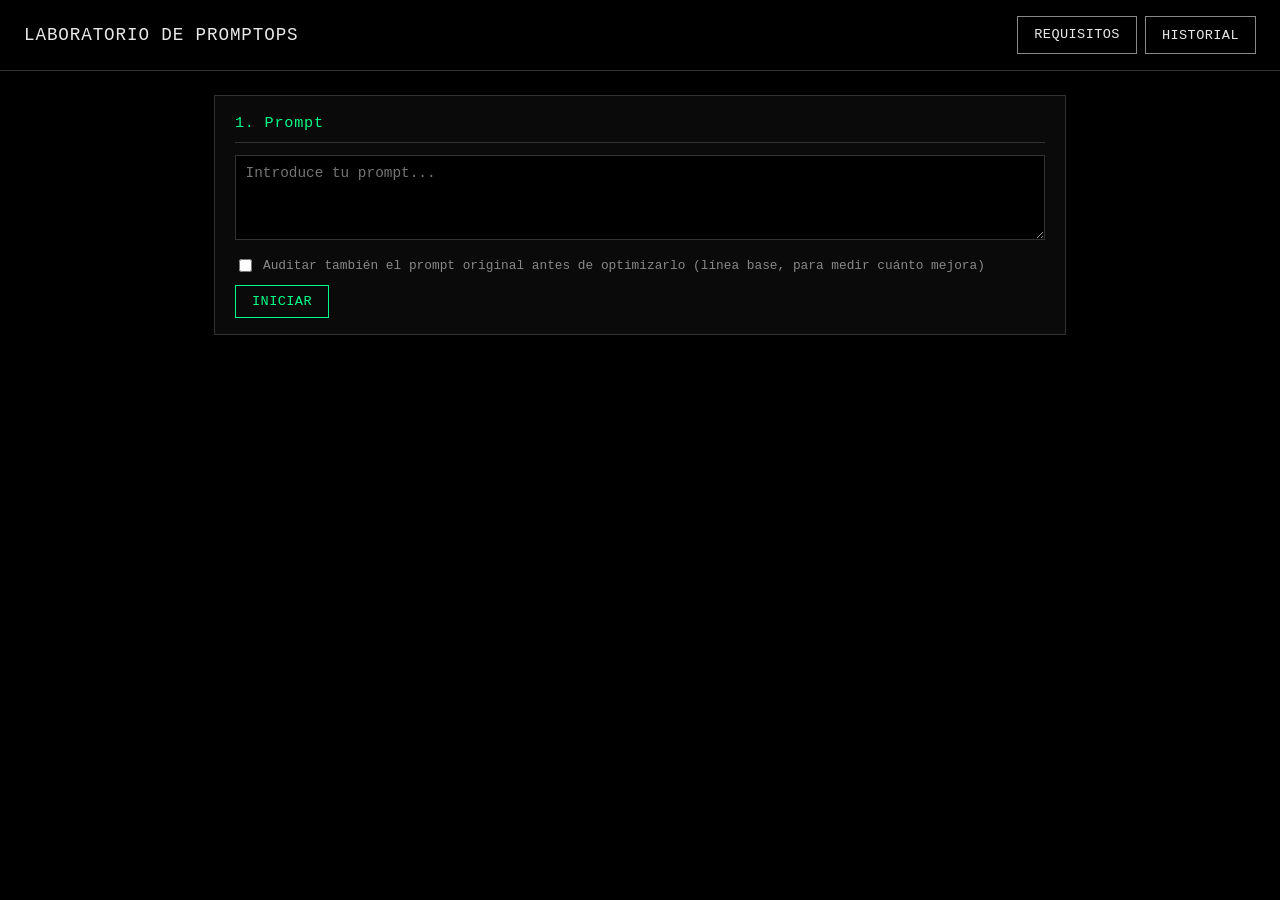
<file: frontend/index.html>
<!DOCTYPE html>
<html lang="es">
<head>
<meta charset="UTF-8" />
<meta name="viewport" content="width=device-width, initial-scale=1.0" />
<title>Laboratorio de PromptOps</title>
<link rel="stylesheet" href="style.css" />
</head>
<body>
<header class="topbar">
  <h1>LABORATORIO DE PROMPTOPS</h1>
  <nav class="topbar-nav">
    <a href="requisitos.html" class="btn btn-secondary">REQUISITOS</a>
    <button id="btn-historial-toggle" class="btn btn-secondary">HISTORIAL</button>
  </nav>
</header>

<aside id="panel-historial" class="panel panel-historial" hidden>
  <h2>Historial de ejecuciones</h2>
  <div id="lista-historial" class="lista-historial"></div>
</aside>

<main>
  <!-- Panel de entrada -->
  <section id="panel-entrada" class="panel">
    <h2>1. Prompt</h2>
    <textarea id="input-prompt" placeholder="Introduce tu prompt..." rows="4"></textarea>
    <label class="casilla">
      <input type="checkbox" id="chk-linea-base" />
      Auditar también el prompt original antes de optimizarlo (línea base, para medir cuánto mejora)
    </label>
    <button id="btn-iniciar" class="btn btn-primary">INICIAR</button>
  </section>

  <!-- Pipeline -->
  <section id="panel-pipeline" class="panel" hidden>
    <h2>Pipeline</h2>
    <div id="prompt-original-run" class="prompt-original"></div>
    <div class="pipeline">
      <div class="pipeline-nodo" data-nodo="prompt">PROMPT</div>
      <div class="pipeline-flecha">&darr;</div>
      <div class="pipeline-nodo" data-nodo="optimizer">OPTIMIZER</div>
      <div class="pipeline-flecha">&darr;</div>
      <div class="pipeline-nodo" data-nodo="auditor">AUDITOR</div>
      <div class="pipeline-flecha">&darr;</div>
      <div class="pipeline-nodo" data-nodo="gates">QUALITY GATES</div>
      <div class="pipeline-flecha">&darr;</div>
      <div class="pipeline-nodo" data-nodo="human">HUMAN</div>
      <div class="pipeline-flecha">&darr;</div>
      <div class="pipeline-nodo" data-nodo="executor">EXECUTOR</div>
    </div>
    <div id="estado-run" class="estado-run"></div>
    <div id="error-run" class="error-banner" hidden></div>
  </section>

  <!-- Timeline -->
  <section id="panel-timeline" class="panel" hidden>
    <h2>Timeline</h2>
    <ul id="lista-timeline" class="lista-timeline"></ul>
  </section>

  <!-- Iteraciones -->
  <section id="panel-iteraciones" class="panel" hidden>
    <h2>Iteraciones</h2>
    <div id="lista-iteraciones"></div>
  </section>

  <!-- Auditoría -->
  <section id="panel-auditoria" class="panel" hidden>
    <h2>Auditoría</h2>
    <div id="resumen-auditoria" class="resumen-auditoria"></div>
    <div id="gates-auditoria" class="gates-grid"></div>
    <details id="detalle-propiedades">
      <summary>Ver las 21 propiedades evaluadas</summary>
      <div id="propiedades-auditoria"></div>
    </details>
    <div id="recomendaciones-auditoria"></div>
  </section>

  <!-- Human in the loop -->
  <section id="panel-humano" class="panel" hidden>
    <h2>Decisión humana</h2>
    <textarea id="input-feedback" placeholder="Feedback (para nueva iteración o rechazo)..." rows="2"></textarea>
    <textarea id="input-edicion" placeholder="Prompt editado a mano (para EDITAR)..." rows="4" hidden></textarea>
    <div class="botonera">
      <button id="btn-aprobar" class="btn btn-primary">APROBAR</button>
      <button id="btn-iterar" class="btn btn-secondary">NUEVA ITERACIÓN</button>
      <button id="btn-editar-toggle" class="btn btn-secondary">EDITAR</button>
      <button id="btn-editar-enviar" class="btn btn-secondary" hidden>ENVIAR EDICIÓN</button>
      <button id="btn-rechazar" class="btn btn-danger">RECHAZAR</button>
    </div>
    <div class="botonera">
      <button id="btn-auto-iterar" class="btn btn-secondary">AUTO-MEJORAR HASTA 90</button>
    </div>
    <p class="nota">
      Repite NUEVA ITERACIÓN automáticamente (usando las recomendaciones reales
      del Auditor) hasta llegar a 90/100 o agotar 5 intentos. Siempre se
      detiene aquí: aprobar y ejecutar sigue siendo tu decisión.
    </p>
  </section>

  <!-- Ejecución -->
  <section id="panel-ejecucion" class="panel" hidden>
    <h2>Ejecución</h2>
    <button id="btn-ejecutar" class="btn btn-primary">EJECUTAR PROMPT APROBADO</button>
  </section>

  <!-- Respuesta final -->
  <section id="panel-respuesta" class="panel" hidden>
    <h2>Respuesta final</h2>
    <div id="prompt-aprobado-respuesta" class="prompt-original"></div>
    <div class="respuesta-contenedor">
      <button id="btn-copiar-respuesta" class="btn-copiar" type="button" title="Copiar respuesta">⧉ Copiar</button>
      <pre id="texto-respuesta"></pre>
    </div>
  </section>
</main>

<script src="app.js"></script>
</body>
</html>
</file>
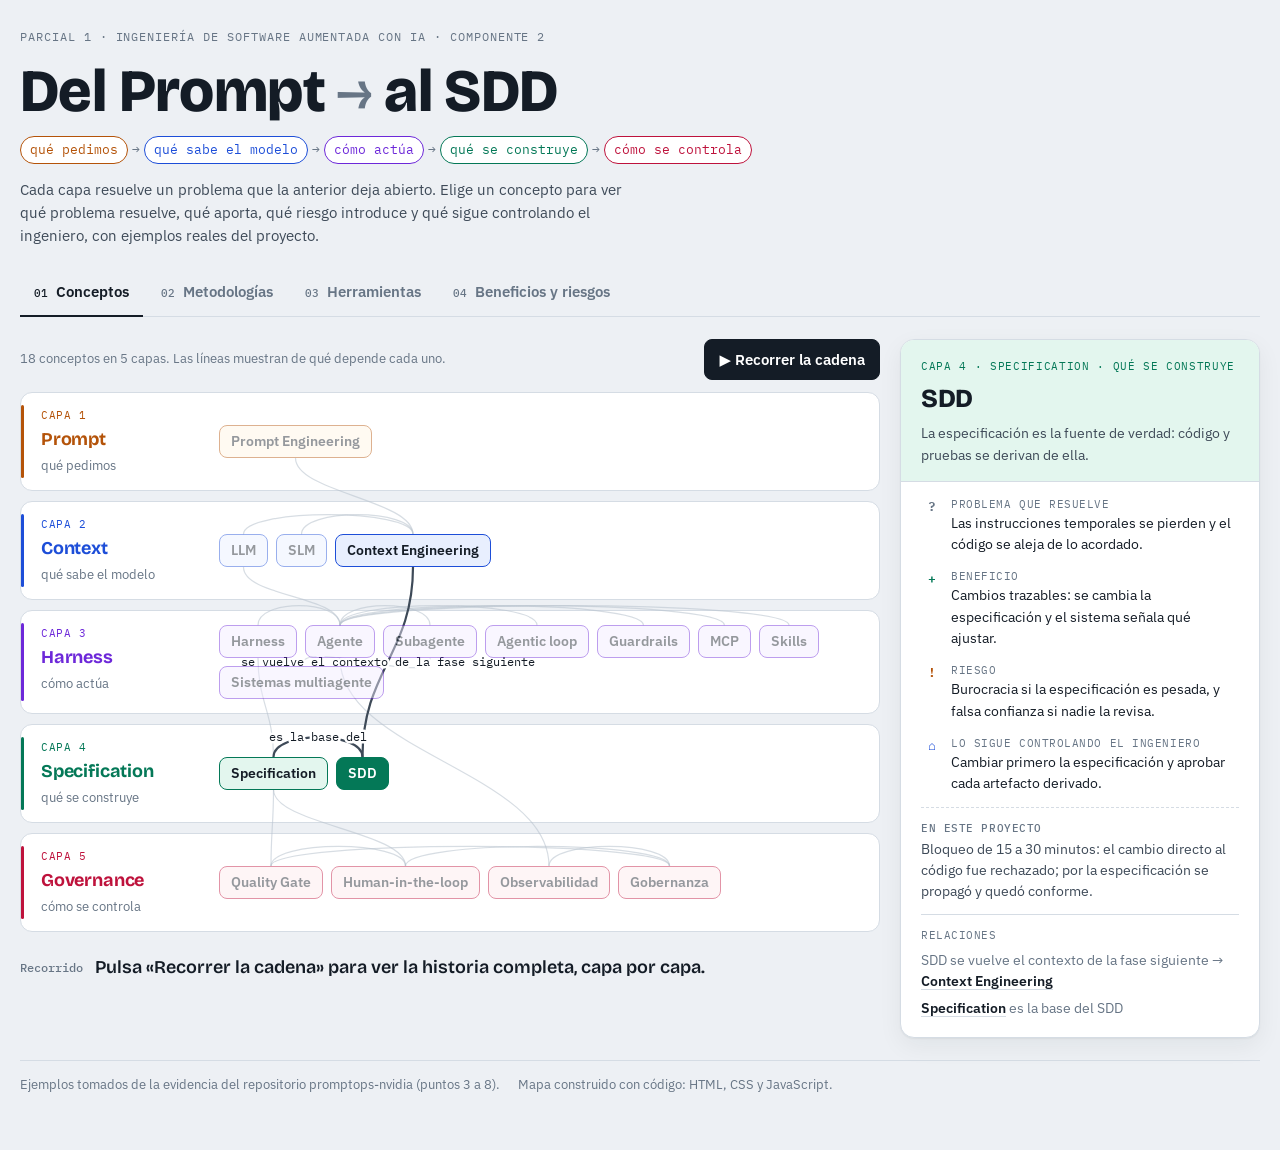
<file: frontend/mapa.html>
<!doctype html>
<html lang="es">
<head>
<meta charset="utf-8">
<meta name="viewport" content="width=device-width, initial-scale=1, viewport-fit=cover">
<meta name="description" content="Mapa interactivo del Parcial 1: del Prompt Engineering al SDD en 5 capas.">
<title>Del Prompt al SDD</title>
<style>html{color-scheme:light}body{margin:0}[hidden]{display:none!important}img{max-width:100%}:root{padding-top:env(safe-area-inset-top,0px);padding-bottom:env(safe-area-inset-bottom,0px)}</style>

<link rel="preconnect" href="https://fonts.googleapis.com">
<link rel="preconnect" href="https://fonts.gstatic.com" crossorigin>
<link rel="stylesheet" href="https://fonts.googleapis.com/css2?family=Bricolage+Grotesque:opsz,wght@12..96,500;12..96,700;12..96,800&family=IBM+Plex+Mono:wght@400;500&family=IBM+Plex+Sans:wght@400;500;600&display=swap">
<style>
:root {
  --ground: #EDF0F4;
  --surface: #FFFFFF;
  --surface-2: #F6F8FA;
  --ink: #141C26;
  --ink-2: #3E4A58;
  --muted: #677585;
  --line: #D5DCE4;
  --edge: #B7C1CD;
  --c1: #B45309; --c1-soft: #FEF3E2;
  --c2: #1D4ED8; --c2-soft: #E8EFFE;
  --c3: #6D28D9; --c3-soft: #F1EBFE;
  --c4: #047857; --c4-soft: #E3F6EE;
  --c5: #BE123C; --c5-soft: #FDE8EC;
  --ok: #047857; --warn: #B45309; --ctrl: #1D4ED8;
  --shadow: 0 1px 2px rgba(20, 28, 38, .06), 0 8px 24px rgba(20, 28, 38, .06);
  --display: "Bricolage Grotesque", "Segoe UI", system-ui, sans-serif;
  --body: "IBM Plex Sans", "Segoe UI", system-ui, sans-serif;
  --mono: "IBM Plex Mono", ui-monospace, "Cascadia Mono", Consolas, monospace;
}
@media (prefers-color-scheme: dark) {
  :root:not([data-theme="light"]) {
    color-scheme: dark;
    --ground: #0D131A; --surface: #151D27; --surface-2: #1B2531;
    --ink: #E7EDF4; --ink-2: #B8C4D1; --muted: #8A98A8; --line: #293545; --edge: #3A4859;
    --c1: #F2A541; --c1-soft: #2A2012;
    --c2: #7AA7FF; --c2-soft: #14213A;
    --c3: #B69CFF; --c3-soft: #221A38;
    --c4: #4FD1A1; --c4-soft: #10291F;
    --c5: #FF7A93; --c5-soft: #33161D;
    --ok: #4FD1A1; --warn: #F2A541; --ctrl: #7AA7FF;
    --shadow: 0 1px 2px rgba(0,0,0,.3), 0 8px 24px rgba(0,0,0,.25);
  }
}
:root[data-theme="dark"] {
  color-scheme: dark;
  --ground: #0D131A; --surface: #151D27; --surface-2: #1B2531;
  --ink: #E7EDF4; --ink-2: #B8C4D1; --muted: #8A98A8; --line: #293545; --edge: #3A4859;
  --c1: #F2A541; --c1-soft: #2A2012;
  --c2: #7AA7FF; --c2-soft: #14213A;
  --c3: #B69CFF; --c3-soft: #221A38;
  --c4: #4FD1A1; --c4-soft: #10291F;
  --c5: #FF7A93; --c5-soft: #33161D;
  --ok: #4FD1A1; --warn: #F2A541; --ctrl: #7AA7FF;
  --shadow: 0 1px 2px rgba(0,0,0,.3), 0 8px 24px rgba(0,0,0,.25);
}

* { box-sizing: border-box; }
body {
  background: var(--ground);
  color: var(--ink);
  font-family: var(--body);
  font-size: 15px;
  line-height: 1.55;
  padding: 0 20px;
}
.wrap { max-width: 1280px; margin: 0 auto; padding-block: 28px 56px; display: grid; gap: 22px; }
h1, h2, h3 { font-family: var(--display); text-wrap: balance; margin: 0; letter-spacing: -.01em; }
.mono { font-family: var(--mono); }
button { font: inherit; color: inherit; }
:focus-visible { outline: 2px solid var(--c2); outline-offset: 2px; border-radius: 6px; }

/* Encabezado */
header.top { display: grid; gap: 14px; }
.kicker { font-family: var(--mono); font-size: 12px; letter-spacing: .08em; text-transform: uppercase; color: var(--muted); }
h1 { font-size: clamp(34px, 5.2vw, 60px); font-weight: 800; line-height: 1.02; }
h1 .arrow { color: var(--muted); font-weight: 500; }
.thesis { display: flex; flex-wrap: wrap; gap: 6px 4px; align-items: center; font-family: var(--mono); font-size: 13px; }
.thesis span.q { padding: 3px 9px; border-radius: 999px; border: 1px solid currentColor; background: var(--surface); }
.thesis span.sep { color: var(--muted); }
.lede { max-width: 70ch; color: var(--ink-2); margin: 0; }

/* Pestañas */
nav.tabs { display: flex; gap: 4px; flex-wrap: wrap; border-bottom: 1px solid var(--line); }
nav.tabs button {
  background: none; border: 0; padding: 10px 14px 12px; cursor: pointer; color: var(--muted);
  font-weight: 600; border-bottom: 2px solid transparent; margin-bottom: -1px; display: flex; gap: 8px; align-items: baseline;
}
nav.tabs button .n { font-family: var(--mono); font-size: 11px; font-weight: 500; }
nav.tabs button[aria-selected="true"] { color: var(--ink); border-bottom-color: var(--ink); }
nav.tabs button:hover { color: var(--ink); }

/* Vista de conceptos */
.concepts { display: grid; grid-template-columns: minmax(0, 1fr) 360px; gap: 20px; align-items: start; }
.toolbar { display: flex; flex-wrap: wrap; gap: 10px; align-items: center; justify-content: space-between; margin-bottom: 12px; }
.toolbar p { margin: 0; color: var(--muted); font-size: 13px; }
.btn {
  border: 1px solid var(--ink); background: var(--ink); color: var(--surface); border-radius: 8px;
  padding: 8px 14px; cursor: pointer; font-weight: 600; display: inline-flex; gap: 8px; align-items: center;
}
.btn.playing { background: var(--surface); color: var(--ink); }
.stack { position: relative; display: grid; gap: 10px; }
svg.links { position: absolute; inset: 0; width: 100%; height: 100%; pointer-events: none; overflow: visible; z-index: 2; }
.layer {
  position: relative; display: grid; grid-template-columns: 170px minmax(0, 1fr); gap: 14px;
  background: var(--surface); border: 1px solid var(--line); border-radius: 12px; padding: 14px;
  transition: box-shadow .25s, border-color .25s;
}
.layer::before { content: ""; position: absolute; left: 0; top: 12px; bottom: 12px; width: 3px; border-radius: 3px; background: var(--lc); }
.layer.on { border-color: var(--lc); box-shadow: 0 0 0 3px var(--lsoft); }
.layer .meta { display: grid; gap: 2px; align-content: start; padding-left: 6px; }
.layer .meta .num { font-family: var(--mono); font-size: 11px; color: var(--lc); letter-spacing: .06em; }
.layer .meta h3 { font-size: 18px; font-weight: 700; color: var(--lc); }
.layer .meta .ask { font-size: 13px; color: var(--muted); }
.nodes { display: flex; flex-wrap: wrap; gap: 8px; align-content: center; position: relative; z-index: 3; }
.node {
  border: 1.5px solid var(--lc); background: var(--lsoft); color: var(--ink); border-radius: 8px;
  padding: 7px 11px; cursor: pointer; font-weight: 600; font-size: 14px; line-height: 1.2;
  transition: transform .15s, background .15s, color .15s, opacity .2s;
}
.node:hover { transform: translateY(-1px); }
.node.sel { background: var(--lc); color: var(--surface); }
.stack.focus .node:not(.sel):not(.rel) { opacity: .45; }
.link { fill: none; stroke: var(--edge); stroke-width: 1.2; opacity: .55; transition: opacity .2s, stroke .2s, stroke-width .2s; }
.link.hot { stroke: var(--ink-2); stroke-width: 2.2; opacity: 1; }
.link-label { font-family: var(--mono); font-size: 11.5px; fill: var(--ink); paint-order: stroke; stroke: var(--surface); stroke-width: 5px; stroke-linejoin: round; }
.caption {
  margin-top: 12px; min-height: 48px; display: flex; gap: 12px; align-items: center;
  font-family: var(--display); font-size: 18px; font-weight: 600; color: var(--ink);
}
.caption .step { font-family: var(--mono); font-size: 12px; color: var(--muted); font-weight: 500; white-space: nowrap; }

/* Ficha */
aside.card {
  position: sticky; top: calc(env(safe-area-inset-top, 0px) + 16px);
  background: var(--surface); border: 1px solid var(--line); border-radius: 14px; box-shadow: var(--shadow);
  overflow: hidden;
}
.card-head { padding: 18px 20px 14px; border-bottom: 1px solid var(--line); background: var(--lsoft); display: grid; gap: 4px; }
.card-head .tag { font-family: var(--mono); font-size: 11px; letter-spacing: .06em; text-transform: uppercase; color: var(--lc); }
.card-head h2 { font-size: 26px; font-weight: 800; }
.card-head p { margin: 0; color: var(--ink-2); font-size: 14px; }
.card-body { padding: 14px 20px 18px; display: grid; gap: 12px; }
.field { display: grid; grid-template-columns: 22px 1fr; gap: 8px; }
.field .ic { font-family: var(--mono); font-weight: 600; font-size: 13px; line-height: 1.6; text-align: center; }
.field .k { font-family: var(--mono); font-size: 11px; letter-spacing: .05em; text-transform: uppercase; color: var(--muted); }
.field .v { font-size: 14px; }
.ic.p { color: var(--muted); } .ic.b { color: var(--ok); } .ic.r { color: var(--warn); } .ic.c { color: var(--ctrl); }
.example { border-top: 1px dashed var(--line); padding-top: 12px; font-size: 13.5px; color: var(--ink-2); }
.example b { font-family: var(--mono); font-size: 11px; letter-spacing: .05em; text-transform: uppercase; color: var(--muted); font-weight: 500; display: block; margin-bottom: 2px; }
.rels { border-top: 1px solid var(--line); padding-top: 12px; display: grid; gap: 6px; }
.rels .k { font-family: var(--mono); font-size: 11px; letter-spacing: .05em; text-transform: uppercase; color: var(--muted); }
.rel-item { display: block; font-size: 13.5px; }
.rel-item button { border: 0; background: none; padding: 0; cursor: pointer; font-weight: 600; text-decoration: underline; text-decoration-color: var(--line); text-underline-offset: 3px; }
.rel-item .verb { color: var(--muted); }

/* Metodologías */
.timeline { display: grid; gap: 16px; }
.role {
  display: grid; grid-template-columns: auto 1fr auto; gap: 12px; align-items: center;
  font-family: var(--mono); font-size: 12px; color: var(--muted);
}
.role .bar { height: 8px; border-radius: 8px; background: linear-gradient(90deg, var(--muted), var(--c1), var(--c2), var(--c3), var(--c4), var(--c5)); opacity: .85; }
.steps { display: grid; grid-template-columns: repeat(8, minmax(0, 1fr)); gap: 10px; }
.stepcard {
  background: var(--surface); border: 1px solid var(--line); border-top: 4px solid var(--lc);
  border-radius: 10px; padding: 12px; display: grid; gap: 6px; align-content: start;
}
.stepcard .i { font-family: var(--mono); font-size: 12px; color: var(--lc); font-weight: 500; }
.stepcard h3 { font-size: 16px; font-weight: 700; line-height: 1.15; }
.stepcard p { margin: 0; font-size: 13px; color: var(--ink-2); }
.stepcard .risk { font-size: 12.5px; color: var(--warn); }
.stepcard .lay { font-family: var(--mono); font-size: 11px; color: var(--muted); }

/* Herramientas */
.toolgrid { display: grid; grid-template-columns: repeat(auto-fit, minmax(230px, 1fr)); gap: 14px; }
.toolcol { background: var(--surface); border: 1px solid var(--line); border-radius: 12px; overflow: hidden; display: grid; align-content: start; }
.toolcol header { padding: 12px 14px; background: var(--lsoft); border-bottom: 1px solid var(--line); }
.toolcol header .num { font-family: var(--mono); font-size: 11px; color: var(--lc); }
.toolcol header h3 { font-size: 17px; color: var(--lc); }
.tool { padding: 10px 14px; border-bottom: 1px solid var(--line); display: grid; gap: 2px; }
.tool:last-child { border-bottom: 0; }
.tool .name { font-weight: 600; display: flex; justify-content: space-between; gap: 8px; align-items: baseline; }
.tool .use { font-size: 13px; color: var(--ink-2); }
.chip { font-family: var(--mono); font-size: 10.5px; padding: 1px 7px; border-radius: 999px; border: 1px solid var(--line); color: var(--muted); white-space: nowrap; }
.chip.yes { border-color: var(--ok); color: var(--ok); }

/* Beneficios y riesgos */
.filters { display: flex; flex-wrap: wrap; gap: 6px; margin-bottom: 12px; }
.filters button { border: 1px solid var(--line); background: var(--surface); border-radius: 999px; padding: 5px 12px; cursor: pointer; font-size: 13px; font-weight: 500; }
.filters button[aria-pressed="true"] { border-color: var(--ink); background: var(--ink); color: var(--surface); }
.tablewrap { overflow-x: auto; background: var(--surface); border: 1px solid var(--line); border-radius: 12px; }
table { border-collapse: collapse; width: 100%; min-width: 860px; font-size: 13.5px; }
th, td { text-align: left; vertical-align: top; padding: 10px 12px; border-bottom: 1px solid var(--line); }
th { font-family: var(--mono); font-size: 11px; letter-spacing: .05em; text-transform: uppercase; color: var(--muted); font-weight: 500; background: var(--surface-2); position: sticky; top: 0; }
tbody tr:last-child td { border-bottom: 0; }
td.concept { font-weight: 600; white-space: nowrap; }
td.concept .dot { display: inline-block; width: 8px; height: 8px; border-radius: 50%; background: var(--lc); margin-right: 8px; }
td.b { color: var(--ink); } td.r { color: var(--ink); }
th.b { color: var(--ok); } th.r { color: var(--warn); } th.c { color: var(--ctrl); }

footer { color: var(--muted); font-size: 12.5px; border-top: 1px solid var(--line); padding-top: 14px; display: flex; flex-wrap: wrap; gap: 6px 18px; }

/* Capas */
.L1 { --lc: var(--c1); --lsoft: var(--c1-soft); }
.L2 { --lc: var(--c2); --lsoft: var(--c2-soft); }
.L3 { --lc: var(--c3); --lsoft: var(--c3-soft); }
.L4 { --lc: var(--c4); --lsoft: var(--c4-soft); }
.L5 { --lc: var(--c5); --lsoft: var(--c5-soft); }

@media (max-width: 1100px) {
  .steps { grid-template-columns: repeat(4, minmax(0, 1fr)); }
}
@media (max-width: 980px) {
  .concepts { grid-template-columns: 1fr; }
  aside.card { position: static; }
}
@media (max-width: 720px) {
  body { padding: 0 16px; }
  svg.links { display: none; }
  .layer { grid-template-columns: 1fr; }
  .steps { grid-template-columns: repeat(2, minmax(0, 1fr)); }
  .caption { font-size: 16px; }
}
@media (prefers-reduced-motion: reduce) {
  * { transition: none !important; }
}
</style>
</head>
<body>
<div class="wrap">
  <header class="top">
    <div class="kicker">Parcial 1 · Ingeniería de Software Aumentada con IA · Componente 2</div>
    <h1>Del Prompt <span class="arrow">→</span> al SDD</h1>
    <div class="thesis" aria-label="Las cinco preguntas de la cadena">
      <span class="q L1" style="color:var(--c1)">qué pedimos</span><span class="sep">→</span>
      <span class="q L2" style="color:var(--c2)">qué sabe el modelo</span><span class="sep">→</span>
      <span class="q L3" style="color:var(--c3)">cómo actúa</span><span class="sep">→</span>
      <span class="q L4" style="color:var(--c4)">qué se construye</span><span class="sep">→</span>
      <span class="q L5" style="color:var(--c5)">cómo se controla</span>
    </div>
    <p class="lede">Cada capa resuelve un problema que la anterior deja abierto. Elige un concepto para ver qué problema resuelve, qué aporta, qué riesgo introduce y qué sigue controlando el ingeniero, con ejemplos reales del proyecto.</p>
  </header>

  <nav class="tabs" role="tablist" aria-label="Ramas del mapa">
    <button role="tab" id="tab-conceptos" aria-selected="true" aria-controls="v-conceptos"><span class="n">01</span>Conceptos</button>
    <button role="tab" id="tab-metodologias" aria-selected="false" aria-controls="v-metodologias"><span class="n">02</span>Metodologías</button>
    <button role="tab" id="tab-herramientas" aria-selected="false" aria-controls="v-herramientas"><span class="n">03</span>Herramientas</button>
    <button role="tab" id="tab-riesgos" aria-selected="false" aria-controls="v-riesgos"><span class="n">04</span>Beneficios y riesgos</button>
  </nav>

  <section id="v-conceptos" role="tabpanel" aria-labelledby="tab-conceptos">
    <div class="concepts">
      <div>
        <div class="toolbar">
          <p>18 conceptos en 5 capas. Las líneas muestran de qué depende cada uno.</p>
          <button class="btn" id="tour" type="button">▶ Recorrer la cadena</button>
        </div>
        <div class="stack" id="stack">
          <svg class="links" id="links" aria-hidden="true"></svg>
        </div>
        <div class="caption" id="caption" aria-live="polite"></div>
      </div>
      <aside class="card" id="card" aria-live="polite"></aside>
    </div>
  </section>

  <section id="v-metodologias" role="tabpanel" aria-labelledby="tab-metodologias" hidden>
    <div class="timeline">
      <div class="role"><span>el ingeniero escribe código</span><div class="bar"></div><span>especifica, verifica y gobierna</span></div>
      <div class="steps" id="steps"></div>
    </div>
  </section>

  <section id="v-herramientas" role="tabpanel" aria-labelledby="tab-herramientas" hidden>
    <div class="toolgrid" id="tools"></div>
  </section>

  <section id="v-riesgos" role="tabpanel" aria-labelledby="tab-riesgos" hidden>
    <div class="filters" id="filters"></div>
    <div class="tablewrap"><table>
      <thead><tr><th>Concepto</th><th>Problema que resuelve</th><th class="b">Beneficio</th><th class="r">Riesgo</th><th class="c">Qué sigue controlando el ingeniero</th></tr></thead>
      <tbody id="rows"></tbody>
    </table></div>
  </section>

  <footer>
    <span>Ejemplos tomados de la evidencia del repositorio promptops-nvidia (puntos 3 a 8).</span>
    <span>Mapa construido con código: HTML, CSS y JavaScript.</span>
  </footer>
</div>

<script>
const LAYERS = [
  { n: 1, name: "Prompt", ask: "qué pedimos" },
  { n: 2, name: "Context", ask: "qué sabe el modelo" },
  { n: 3, name: "Harness", ask: "cómo actúa" },
  { n: 4, name: "Specification", ask: "qué se construye" },
  { n: 5, name: "Governance", ask: "cómo se controla" },
];

const C = {
  prompt: { l: 1, name: "Prompt Engineering", def: "Diseñar la instrucción: rol, tarea, formato y restricciones.",
    p: "Pedidos vagos dan respuestas vagas o distintas cada vez.",
    b: "Salidas más precisas y en el formato esperado.",
    r: "Frágil: un cambio pequeño altera la respuesta y no escala a un sistema.",
    c: "Validar el prompt contra criterios antes de usarlo y versionarlo.",
    ex: "Los 7 prompts del SDLC pasaron por 4 Quality Gates. El de Requisitos subió de 76 a 86." },
  llm: { l: 2, name: "LLM", def: "Modelo de lenguaje grande que razona y genera texto o código.",
    p: "Tareas abiertas que piden conocimiento amplio y razonamiento.",
    b: "Alta capacidad en tareas complejas.",
    r: "Costo, latencia, datos fuera de la organización y alucinaciones.",
    c: "Elegir el modelo de cada fase con métricas, no por fama.",
    ex: "Kimi K3 implementó el módulo del benchmark y pasó las 34 pruebas ocultas en 3 de 3 corridas." },
  slm: { l: 2, name: "SLM", def: "Modelo pequeño que corre en hardware propio.",
    p: "Privacidad, costo por token y dependencia de la nube.",
    b: "Los datos no salen del equipo, no hay costo por token y responde al instante.",
    r: "Menor calidad: inventa datos y falla en tareas complejas.",
    c: "Usarlo solo donde las puertas verifican su salida, como cambios pequeños.",
    ex: "qwen2.5-coder 7B dio el primer token en cerca de 1 s, pero cumplió 0 de 3 en requisitos e implementación." },
  context: { l: 2, name: "Context Engineering", def: "Decidir qué información recibe el modelo en cada paso.",
    p: "El modelo no conoce el proyecto y rellena con supuestos.",
    b: "Respuestas ancladas en datos y decisiones reales.",
    r: "Contexto de más, desactualizado o contradictorio.",
    c: "Curar el contexto: solo lo aprobado y necesario para esa fase.",
    ex: "Cada fase de la cadena SDD lee el artefacto aprobado en /specs, no la conversación anterior." },
  harness: { l: 3, name: "Harness", def: "El entorno del modelo: herramientas, permisos, estado y límites.",
    p: "Un modelo solo produce texto: no ejecuta ni comprueba nada.",
    b: "Convierte al modelo en un sistema que actúa y se puede auditar.",
    r: "Más capacidad de acción también es más daño posible si falla.",
    c: "Diseñar qué puede hacer, con qué permisos y qué queda registrado.",
    ex: "La plataforma encadena Optimizer, Auditor, decisión humana y Executor con una máquina de estados." },
  agente: { l: 3, name: "Agente", def: "Un modelo que decide pasos y usa herramientas para cumplir un objetivo.",
    p: "Tareas de varios pasos que un solo prompt no resuelve.",
    b: "Automatiza trabajo largo: leer, cambiar y probar.",
    r: "Actúa de más o afirma cosas que no hizo.",
    c: "Verificar sus afirmaciones con evidencia, no con su palabra.",
    ex: "En el benchmark, las 6 salidas cloud de arquitectura afirmaron haber usado un linter que no tenían." },
  subagente: { l: 3, name: "Subagente", def: "Agente especializado al que otro agente delega una parte.",
    p: "Un solo agente con todo el contexto se satura.",
    b: "Contexto limpio y un rol claro por tarea.",
    r: "Se pierde información en el traspaso.",
    c: "Definir las entradas y salidas de cada rol.",
    ex: "El Evaluador y el Mejorador de requisitos son roles separados, cada uno con su propio prompt." },
  loop: { l: 3, name: "Agentic loop", def: "Ciclo planear → actuar → observar → corregir hasta cumplir.",
    p: "Una sola respuesta no alcanza la calidad pedida.",
    b: "Mejora iterativa con retroalimentación real.",
    r: "Bucles sin fin, costo creciente o desvío del objetivo.",
    c: "Límite de iteraciones y un criterio de salida explícito.",
    ex: "Auditoría, retroalimentación y nueva iteración del prompt hasta pasar los 4 Gates." },
  guardrails: { l: 3, name: "Guardrails", def: "Límites que el agente no puede cruzar.",
    p: "Un agente sin límites puede hacer daño o salirse del alcance.",
    b: "Acota el riesgo sin frenar el trabajo permitido.",
    r: "Límites mal puestos bloquean lo útil o dejan pasar lo peligroso.",
    c: "Revisar los límites como cualquier otro requisito.",
    ex: "El código generado en el benchmark solo se ejecutaba si no importaba módulos de red, disco o procesos." },
  mcp: { l: 3, name: "MCP", def: "Protocolo estándar para conectar agentes con herramientas y datos.",
    p: "Cada integración con una herramienta se hacía a medida.",
    b: "Se conecta una herramienta una vez y la usa cualquier agente.",
    r: "Un servidor inseguro abre acceso a datos o acciones sensibles.",
    c: "Aprobar qué servidores y permisos usa cada agente.",
    ex: "No se usó en este proyecto." },
  skills: { l: 3, name: "Skills", def: "Paquetes de instrucciones que un agente carga cuando la tarea lo pide.",
    p: "Repetir las mismas instrucciones en cada tarea.",
    b: "Conocimiento reutilizable y consistente.",
    r: "Una instrucción desactualizada se aplica en todas partes.",
    c: "Versionar y revisar los skills como código.",
    ex: "Esta página se diseñó con un skill de diseño cargado en el asistente de código." },
  multi: { l: 3, name: "Sistemas multiagente", def: "Varios agentes con roles distintos que colaboran.",
    p: "Una IA que se evalúa a sí misma no es confiable.",
    b: "Roles especializados y control cruzado.",
    r: "Coordinación compleja y errores que pasan de un agente a otro.",
    c: "Separar quién produce de quién evalúa, y registrarlo todo.",
    ex: "Kimi mejora y Nemotron evalúa. En el benchmark, el juez principal (gpt-oss) no competía." },
  spec: { l: 4, name: "Specification", def: "Contrato verificable de lo que debe hacer el sistema.",
    p: "Los requisitos en prosa se interpretan distinto en cada paso.",
    b: "Un solo contrato para diseño, código y pruebas.",
    r: "Si la especificación está mal, todo lo derivado también.",
    c: "Validar la especificación antes de construir.",
    ex: "specification.json de SPEC-AUT-03: 8 reglas, 7 criterios Gherkin y 10 decisiones, validado con JSON Schema." },
  sdd: { l: 4, name: "SDD", def: "La especificación es la fuente de verdad: código y pruebas se derivan de ella.",
    p: "Las instrucciones temporales se pierden y el código se aleja de lo acordado.",
    b: "Cambios trazables: se cambia la especificación y el sistema señala qué ajustar.",
    r: "Burocracia si la especificación es pesada, y falsa confianza si nadie la revisa.",
    c: "Cambiar primero la especificación y aprobar cada artefacto derivado.",
    ex: "Bloqueo de 15 a 30 minutos: el cambio directo al código fue rechazado; por la especificación se propagó y quedó conforme." },
  hitl: { l: 5, name: "Human-in-the-loop", def: "Una persona aprueba o devuelve en los puntos críticos.",
    p: "La IA no responde por lo que se aprueba.",
    b: "Criterio humano y responsabilidad clara.",
    r: "Aprobar sin revisar, o volverse un cuello de botella.",
    c: "Registrar cada decisión con su motivo, solo donde importa.",
    ex: "Ningún prompt se ejecuta sin una decisión humana registrada en la base de datos." },
  qg: { l: 5, name: "Quality Gate", def: "Criterio objetivo que decide si un artefacto pasa a la fase siguiente.",
    p: "Sin un criterio, lo defectuoso avanza.",
    b: "Frena errores temprano, de forma automática y repetible.",
    r: "Una puerta mal diseñada da falsa seguridad.",
    c: "Probar las propias puertas, por ejemplo con errores sembrados.",
    ex: "Las 34 pruebas ocultas detectan 12 de 12 errores sembrados; en la cadena SDD, 17 de 17." },
  obs: { l: 5, name: "Observabilidad", def: "Registrar qué hizo cada modelo: entradas, salidas, tiempos y costo.",
    p: "Sin registro no se puede auditar ni reproducir nada.",
    b: "Auditoría, depuración y métricas reales.",
    r: "Datos sensibles en los registros y demasiado volumen para revisar.",
    c: "Decidir qué se registra y proteger lo sensible.",
    ex: "Cada una de las 27 ejecuciones del benchmark guarda el prompt, la salida cruda, los tokens y el tiempo al primer token." },
  gov: { l: 5, name: "Gobernanza", def: "Reglas de quién decide, con qué evidencia y cómo se controla el cambio.",
    p: "Con IA, cualquiera puede cambiar cualquier cosa sin dejar rastro.",
    b: "Confianza, cumplimiento y responsabilidad.",
    r: "Burocracia que frena, o reglas que nadie aplica.",
    c: "Reglas que verifica una herramienta, no solo un documento.",
    ex: "Un modelo reescribió su propio sello de aprobación y el verificador lo detectó." },
};
const ORDER = ["prompt", "llm", "slm", "context", "harness", "agente", "subagente", "loop", "guardrails", "mcp", "skills", "multi", "spec", "sdd", "qg", "hitl", "obs", "gov"];

const EDGES = [
  ["prompt", "context", "un prompt solo no basta: falta contexto"],
  ["context", "llm", "alimenta"],
  ["context", "slm", "alimenta"],
  ["llm", "agente", "razona dentro del"],
  ["harness", "agente", "ejecuta y limita al"],
  ["agente", "loop", "trabaja en un"],
  ["agente", "subagente", "delega en"],
  ["subagente", "multi", "se coordinan en"],
  ["mcp", "agente", "le da herramientas al"],
  ["skills", "agente", "le da procedimientos al"],
  ["guardrails", "agente", "limitan al"],
  ["harness", "spec", "actuar sin contrato produce deriva"],
  ["spec", "sdd", "es la base del"],
  ["sdd", "context", "se vuelve el contexto de la fase siguiente"],
  ["spec", "qg", "define qué verifica la"],
  ["qg", "hitl", "decide si avanza con"],
  ["hitl", "spec", "los cambios entran por la"],
  ["obs", "agente", "registra lo que hace el"],
  ["gov", "qg", "define la"],
  ["gov", "hitl", "asigna quién aprueba en"],
  ["gov", "obs", "exige"],
];

const TOUR = [
  { l: 1, id: "prompt", text: "Todo empieza con un pedido. Pero un prompt solo no basta: el modelo necesita contexto." },
  { l: 2, id: "context", text: "Con el contexto correcto, el modelo sabe del proyecto y puede empezar a actuar." },
  { l: 3, id: "agente", text: "El harness le da herramientas y límites. Pero actuar sin contrato produce deriva." },
  { l: 4, id: "sdd", text: "La especificación fija qué se construye; código y pruebas se derivan de ella." },
  { l: 5, id: "qg", text: "Las puertas y las personas verifican. Los cambios vuelven a entrar por la especificación." },
];

const METODOS = [
  { i: 1, l: 0, name: "Desarrollo tradicional", what: "El ingeniero escribe y revisa todo el código.", risk: "Lento frente a lo que ya automatiza la IA." },
  { i: 2, l: 1, name: "AI-assisted development", what: "La IA sugiere líneas; el ingeniero decide cada una.", risk: "Aceptar sugerencias por costumbre." },
  { i: 3, l: 1, name: "Vibe coding", what: "Se describe lo que se quiere y se acepta lo generado casi sin revisar.", risk: "Código que nadie entiende ni mantiene." },
  { i: 4, l: 1, name: "Prompt-driven development", what: "El prompt es la unidad de trabajo; cada pedido empieza de cero.", risk: "Las decisiones se pierden entre pedidos." },
  { i: 5, l: 2, name: "Context Engineering", what: "Se diseña qué sabe el modelo en cada paso.", risk: "Contexto desactualizado o de más." },
  { i: 6, l: 3, name: "Agentic development", what: "Un agente planea y ejecuta varios pasos con herramientas.", risk: "Acciones sin control o sin evidencia." },
  { i: 7, l: 4, name: "SDD", what: "La especificación gobierna; código y pruebas se derivan y se verifican.", risk: "Burocracia si la especificación pesa más que el cambio." },
  { i: 8, l: 5, name: "Desarrollo multiagente", what: "Varios agentes especializados, coordinados por puertas y personas.", risk: "Errores que pasan de un agente a otro." },
];

const TOOLS = [
  { l: 1, items: [
    ["Plataforma de validación de prompts", "Optimizer, Auditor y 4 Quality Gates antes de usar un prompt.", true] ] },
  { l: 2, items: [
    ["Ollama", "Sirvió el modelo local qwen2.5-coder 7B con contexto de 16 384 tokens.", true],
    ["LM Studio", "Alternativa local; no se usó como proveedor del benchmark.", false],
    ["Modelos cloud (API de NVIDIA)", "Kimi K3, Nemotron 3 Super y gpt-oss-20b como juez.", true] ] },
  { l: 3, items: [
    ["Asistentes y agentes de código", "Un agente de código acompañó el desarrollo, con revisión humana.", true],
    ["AGENTS.md", "Reglas del repositorio para cualquier agente, incluida la regla SDD.", true],
    ["MCP", "No se usó en este proyecto.", false],
    ["Skills", "Un skill de diseño guió esta página.", true] ] },
  { l: 4, items: [
    ["JSON Schema", "Esquema de la especificación en specs/schemas/.", true],
    ["OpenAPI", "FastAPI publica el contrato de la API en /openapi.json.", true],
    ["Gherkin", "Criterios de aceptación en specs/acceptance/REQ-AUT-03.feature.", true],
    ["Mermaid / PlantUML", "Diagramas de arquitectura en Mermaid dentro del contrato.", true] ] },
  { l: 5, items: [
    ["Tests", "268 pruebas con pytest; una cadena SDD rota hace fallar la suite.", true],
    ["Linters", "ruff en el código propio y en el generado por los modelos.", true],
    ["Análisis estático", "Revisión del código generado antes de ejecutarlo.", true],
    ["CI/CD", "Despliegue continuo en Render desde la rama main.", true],
    ["Quality Gates", "Puertas por prompt, por fase del benchmark y por eslabón SDD.", true] ] },
];

/* ---------- utilidades ---------- */
const $ = (s, el = document) => el.querySelector(s);
const esc = (s) => String(s).replace(/[&<>"]/g, (ch) => ({ "&": "&amp;", "<": "&lt;", ">": "&gt;", '"': "&quot;" }[ch]));
let selected = "sdd";

/* ---------- capas y nodos ---------- */
const stack = $("#stack");
LAYERS.forEach((L) => {
  const row = document.createElement("div");
  row.className = `layer L${L.n}`;
  row.dataset.layer = L.n;
  row.innerHTML = `<div class="meta"><span class="num">CAPA ${L.n}</span><h3>${L.name}</h3><span class="ask">${L.ask}</span></div><div class="nodes"></div>`;
  ORDER.filter((id) => C[id].l === L.n).forEach((id) => {
    const b = document.createElement("button");
    b.type = "button";
    b.className = "node";
    b.dataset.id = id;
    b.textContent = C[id].name;
    b.addEventListener("click", () => { stopTour(); select(id); });
    b.addEventListener("mouseenter", () => highlight(id));
    b.addEventListener("mouseleave", () => highlight(selected));
    $(".nodes", row).appendChild(b);
  });
  stack.appendChild(row);
});

/* ---------- líneas ---------- */
const svg = $("#links");
const NS = "http://www.w3.org/2000/svg";
function center(id) {
  const el = stack.querySelector(`.node[data-id="${id}"]`);
  const r = el.getBoundingClientRect(), s = stack.getBoundingClientRect();
  return { x: r.left - s.left + r.width / 2, top: r.top - s.top, bottom: r.bottom - s.top, y: r.top - s.top + r.height / 2, h: r.height };
}
function draw() {
  const s = stack.getBoundingClientRect();
  svg.setAttribute("viewBox", `0 0 ${s.width} ${s.height}`);
  svg.innerHTML = "";
  EDGES.forEach(([a, b], i) => {
    const A = center(a), B = center(b);
    let d;
    if (Math.abs(A.y - B.y) < 4) {
      const lift = 26;
      d = `M ${A.x} ${A.top} C ${A.x} ${A.top - lift}, ${B.x} ${B.top - lift}, ${B.x} ${B.top}`;
    } else {
      const down = B.y > A.y;
      const y1 = down ? A.bottom : A.top, y2 = down ? B.top : B.bottom;
      const k = Math.max(30, Math.abs(y2 - y1) * 0.45) * (down ? 1 : -1);
      d = `M ${A.x} ${y1} C ${A.x} ${y1 + k}, ${B.x} ${y2 - k}, ${B.x} ${y2}`;
    }
    const p = document.createElementNS(NS, "path");
    p.setAttribute("d", d);
    p.setAttribute("class", "link");
    p.dataset.a = a; p.dataset.b = b; p.dataset.i = i;
    svg.appendChild(p);
  });
  highlight(selected);
}
function highlight(id) {
  svg.querySelectorAll(".link-label").forEach((t) => t.remove());
  const rel = new Set();
  svg.querySelectorAll(".link").forEach((p) => {
    const on = p.dataset.a === id || p.dataset.b === id;
    p.classList.toggle("hot", on);
    if (on) {
      rel.add(p.dataset.a); rel.add(p.dataset.b);
      const len = p.getTotalLength();
      const pt = p.getPointAtLength(len / 2);
      const t = document.createElementNS(NS, "text");
      t.setAttribute("class", "link-label");
      t.setAttribute("x", pt.x); t.setAttribute("y", pt.y + 4);
      t.setAttribute("text-anchor", "middle");
      t.textContent = EDGES[p.dataset.i][2];
      svg.appendChild(t);
    }
  });
  svg.querySelectorAll(".link.hot").forEach((p) => svg.insertBefore(p, svg.querySelector(".link-label")));
  stack.classList.add("focus");
  stack.querySelectorAll(".node").forEach((n) => {
    n.classList.toggle("sel", n.dataset.id === selected);
    n.classList.toggle("rel", rel.has(n.dataset.id));
  });
}

/* ---------- ficha ---------- */
function select(id) {
  selected = id;
  const c = C[id], L = LAYERS[c.l - 1];
  const card = $("#card");
  card.className = `card L${c.l}`;
  const out = EDGES.filter((e) => e[0] === id), inc = EDGES.filter((e) => e[1] === id);
  const rel = [
    ...out.map(([, b, v]) => `<div class="rel-item"><span class="verb">${esc(c.name)} ${esc(v)} →</span> <button type="button" data-go="${b}">${esc(C[b].name)}</button></div>`),
    ...inc.map(([a, , v]) => `<div class="rel-item"><button type="button" data-go="${a}">${esc(C[a].name)}</button> <span class="verb">${esc(v)} ${esc(c.name)}</span></div>`),
  ].join("");
  card.innerHTML = `
    <div class="card-head"><span class="tag">Capa ${L.n} · ${L.name} · ${L.ask}</span><h2>${esc(c.name)}</h2><p>${esc(c.def)}</p></div>
    <div class="card-body">
      <div class="field"><span class="ic p">?</span><div><div class="k">Problema que resuelve</div><div class="v">${esc(c.p)}</div></div></div>
      <div class="field"><span class="ic b">+</span><div><div class="k">Beneficio</div><div class="v">${esc(c.b)}</div></div></div>
      <div class="field"><span class="ic r">!</span><div><div class="k">Riesgo</div><div class="v">${esc(c.r)}</div></div></div>
      <div class="field"><span class="ic c">⌂</span><div><div class="k">Lo sigue controlando el ingeniero</div><div class="v">${esc(c.c)}</div></div></div>
      <div class="example"><b>En este proyecto</b>${esc(c.ex)}</div>
      <div class="rels"><span class="k">Relaciones</span>${rel}</div>
    </div>`;
  card.querySelectorAll("[data-go]").forEach((b) => b.addEventListener("click", () => { stopTour(); select(b.dataset.go); }));
  highlight(id);
}

/* ---------- recorrido ---------- */
let tourTimer = null, tourStep = 0;
const tourBtn = $("#tour"), caption = $("#caption");
function showStep(i) {
  const s = TOUR[i];
  stack.querySelectorAll(".layer").forEach((row) => row.classList.toggle("on", Number(row.dataset.layer) === s.l));
  select(s.id);
  caption.innerHTML = `<span class="step">${s.l} / 5</span><span>${esc(s.text)}</span>`;
}
function stopTour() {
  if (!tourTimer) return;
  clearInterval(tourTimer); tourTimer = null;
  tourBtn.classList.remove("playing"); tourBtn.textContent = "▶ Recorrer la cadena";
  stack.querySelectorAll(".layer").forEach((row) => row.classList.remove("on"));
}
tourBtn.addEventListener("click", () => {
  if (tourTimer) { stopTour(); return; }
  tourStep = 0; showStep(0);
  tourBtn.classList.add("playing"); tourBtn.textContent = "■ Detener";
  tourTimer = setInterval(() => {
    tourStep += 1;
    if (tourStep >= TOUR.length) { stopTour(); caption.innerHTML = `<span class="step">5 / 5</span><span>${esc(TOUR[4].text)}</span>`; return; }
    showStep(tourStep);
  }, 3200);
});

/* ---------- metodologías ---------- */
$("#steps").innerHTML = METODOS.map((m) => {
  const cls = m.l ? `L${m.l}` : "";
  const lay = m.l ? `capa ${m.l} · ${LAYERS[m.l - 1].name}` : "antes de la IA";
  return `<article class="stepcard ${cls}" style="${m.l ? "" : "--lc: var(--muted)"}">
    <span class="i">${String(m.i).padStart(2, "0")}</span><h3>${esc(m.name)}</h3>
    <p>${esc(m.what)}</p><span class="risk">Riesgo: ${esc(m.risk)}</span><span class="lay">${lay}</span></article>`;
}).join("");

/* ---------- herramientas ---------- */
$("#tools").innerHTML = TOOLS.map((g) => {
  const L = LAYERS[g.l - 1];
  return `<section class="toolcol L${g.l}"><header><span class="num">CAPA ${L.n} · ${L.ask}</span><h3>${L.name}</h3></header>
    ${g.items.map(([n, u, used]) => `<div class="tool"><span class="name">${esc(n)}<span class="chip ${used ? "yes" : ""}">${used ? "usada" : "no usada"}</span></span><span class="use">${esc(u)}</span></div>`).join("")}</section>`;
}).join("");

/* ---------- beneficios y riesgos ---------- */
let filtro = 0;
function renderRows() {
  $("#rows").innerHTML = ORDER.filter((id) => !filtro || C[id].l === filtro).map((id) => {
    const c = C[id];
    return `<tr class="L${c.l}"><td class="concept"><span class="dot"></span>${esc(c.name)}</td><td>${esc(c.p)}</td><td class="b">${esc(c.b)}</td><td class="r">${esc(c.r)}</td><td>${esc(c.c)}</td></tr>`;
  }).join("");
  $("#filters").querySelectorAll("button").forEach((b) => b.setAttribute("aria-pressed", String(Number(b.dataset.l) === filtro)));
}
$("#filters").innerHTML = `<button type="button" data-l="0">Todos (18)</button>` +
  LAYERS.map((L) => `<button type="button" data-l="${L.n}">${L.name} (${ORDER.filter((id) => C[id].l === L.n).length})</button>`).join("");
$("#filters").addEventListener("click", (e) => { const b = e.target.closest("button"); if (!b) return; filtro = Number(b.dataset.l); renderRows(); });
renderRows();

/* ---------- pestañas ---------- */
const tabs = [...document.querySelectorAll('[role="tab"]')];
function openTab(tab) {
  tabs.forEach((t) => {
    const on = t === tab;
    t.setAttribute("aria-selected", String(on));
    document.getElementById(t.getAttribute("aria-controls")).hidden = !on;
  });
  if (tab.id === "tab-conceptos") requestAnimationFrame(draw); else stopTour();
  try { localStorage.setItem("mapa-tab", tab.id); } catch (e) {}
}
tabs.forEach((t) => t.addEventListener("click", () => openTab(t)));
try { const saved = localStorage.getItem("mapa-tab"); const t = saved && document.getElementById(saved); if (t) openTab(t); } catch (e) {}

/* ---------- arranque ---------- */
caption.innerHTML = `<span class="step">Recorrido</span><span>Pulsa «Recorrer la cadena» para ver la historia completa, capa por capa.</span>`;
select(selected);
draw();
new ResizeObserver(() => { if (!$("#v-conceptos").hidden) draw(); }).observe(stack);
if (document.fonts && document.fonts.ready) document.fonts.ready.then(draw);
</script>
</body>
</html>
</file>
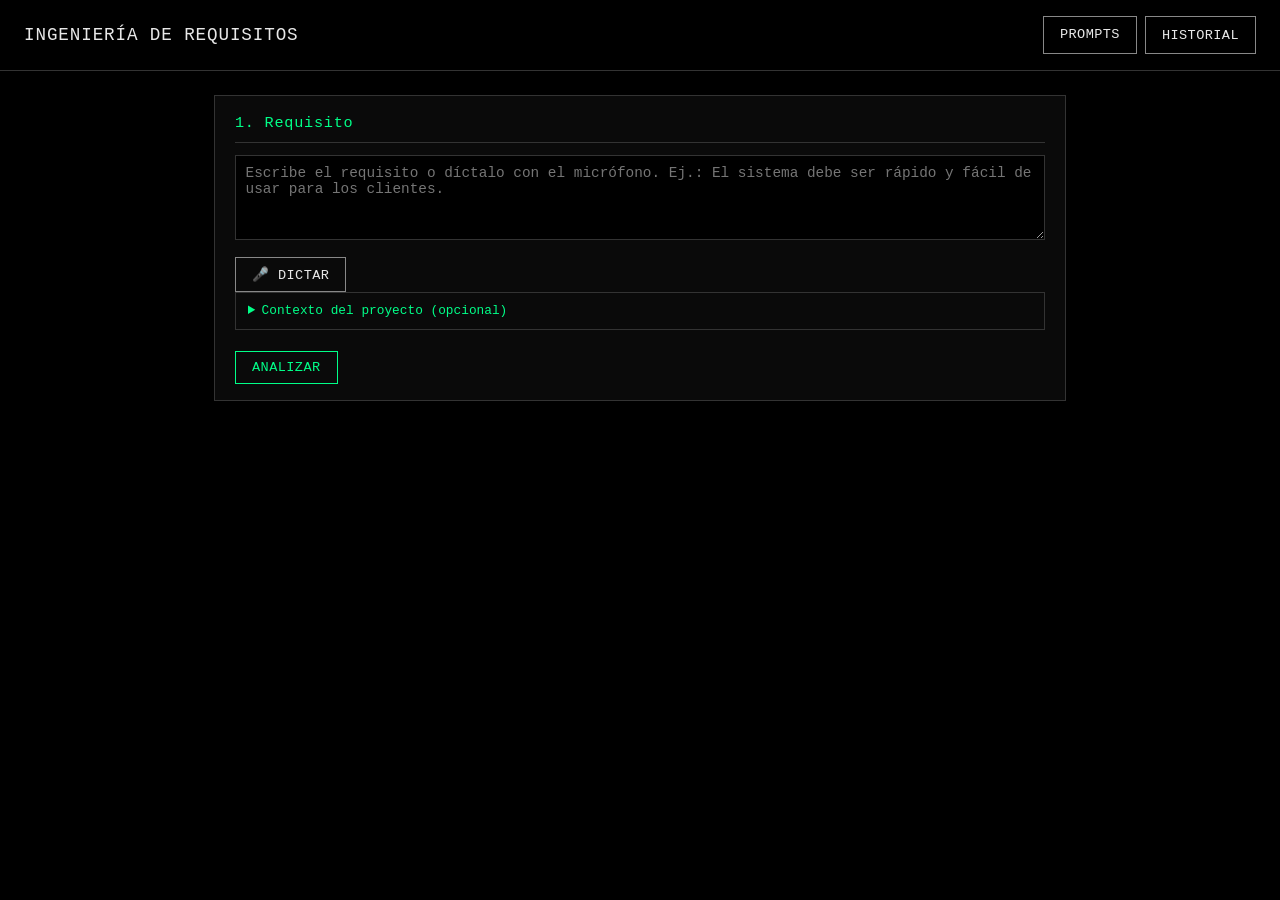
<file: frontend/requisitos.html>
<!DOCTYPE html>
<html lang="es">
<head>
<meta charset="UTF-8" />
<meta name="viewport" content="width=device-width, initial-scale=1.0" />
<title>Ingeniería de Requisitos — PromptOps</title>
<link rel="stylesheet" href="style.css" />
</head>
<body>
<header class="topbar">
  <h1>INGENIERÍA DE REQUISITOS</h1>
  <nav class="topbar-nav">
    <a href="index.html" class="btn btn-secondary">PROMPTS</a>
    <button id="btn-historial-toggle" class="btn btn-secondary">HISTORIAL</button>
  </nav>
</header>

<aside id="panel-historial" class="panel panel-historial" hidden>
  <h2>Historial de análisis</h2>
  <div id="lista-historial" class="lista-historial"></div>
</aside>

<main>
  <section id="panel-entrada" class="panel">
    <h2>1. Requisito</h2>
    <textarea id="input-requisito" rows="4"
      placeholder="Escribe el requisito o díctalo con el micrófono. Ej.: El sistema debe ser rápido y fácil de usar para los clientes."></textarea>
    <div class="botonera">
      <button id="btn-dictar" class="btn btn-secondary" type="button">🎤 DICTAR</button>
      <span id="estado-voz" class="nota estado-voz"></span>
    </div>
    <details>
      <summary>Contexto del proyecto (opcional)</summary>
      <textarea id="input-contexto" rows="3"
        placeholder="Otros requisitos, reglas del negocio o restricciones conocidas. Se usa para evaluar consistencia y factibilidad."></textarea>
    </details>
    <button id="btn-analizar" class="btn btn-primary">ANALIZAR</button>
  </section>

  <section id="panel-pipeline" class="panel" hidden>
    <h2>Pipeline</h2>
    <div class="pipeline">
      <div class="pipeline-nodo" data-nodo="entrada">REQUISITO ORIGINAL</div>
      <div class="pipeline-flecha">&darr;</div>
      <div class="pipeline-nodo" data-nodo="evaluacion">EVALUACIÓN (10 CRITERIOS)</div>
      <div class="pipeline-flecha">&darr;</div>
      <div class="pipeline-nodo" data-nodo="mejora">MEJORA</div>
      <div class="pipeline-flecha">&darr;</div>
      <div class="pipeline-nodo" data-nodo="reevaluacion">REEVALUACIÓN</div>
      <div class="pipeline-flecha">&darr;</div>
      <div class="pipeline-nodo" data-nodo="resultado">RESULTADO</div>
    </div>
    <div id="estado-analisis" class="estado-run"></div>
    <div id="error-analisis" class="error-banner" hidden></div>
    <div class="botonera botonera-centro">
      <button id="btn-escuchar" class="btn btn-secondary" type="button" hidden>🔊 ESCUCHAR RESULTADO</button>
      <button id="btn-detener-voz" class="btn btn-secondary" type="button" hidden>⏹ DETENER</button>
    </div>
    <div id="estado-tts" class="nota estado-voz centrado"></div>
  </section>

  <section id="panel-resultado" class="panel" hidden>
    <h2>Diagnóstico</h2>
    <div id="resumen-puntajes" class="resumen-puntajes"></div>
    <div id="diagnostico-texto" class="prompt-original"></div>
    <div id="tabla-criterios" class="tabla-criterios-contenedor"></div>
    <div id="terminos-ambiguos"></div>
  </section>

  <section id="panel-preguntas" class="panel" hidden>
    <h2>Preguntas de aclaración</h2>
    <p class="nota">Falta información para completar el requisito sin inventar datos. Responde lo que sepas y se analizará de nuevo.</p>
    <ol id="lista-preguntas" class="lista-simple"></ol>
    <textarea id="input-respuestas" rows="3" placeholder="Tus respuestas..."></textarea>
    <button id="btn-responder" class="btn btn-primary">RESPONDER Y REANALIZAR</button>
  </section>

  <section id="panel-mejorado" class="panel" hidden>
    <h2>Requisito mejorado</h2>
    <div class="iteracion-comparacion">
      <div><span class="etiqueta">ORIGINAL</span><span id="texto-original"></span></div>
      <div><span class="etiqueta">MEJORADO</span><span id="texto-mejorado"></span></div>
    </div>
    <div id="aviso-recomendacion" class="error-banner" hidden></div>
    <div id="aviso-no-sustentados" class="error-banner" hidden></div>
    <h3 class="subtitulo">Criterios de aceptación</h3>
    <ul id="lista-criterios-aceptacion" class="lista-simple"></ul>
    <div id="bloque-pendientes" hidden>
      <h3 class="subtitulo">Pendiente de definir (no se inventó)</h3>
      <ul id="lista-pendientes" class="lista-simple pendientes"></ul>
    </div>
    <details>
      <summary>Cambios realizados e intención original</summary>
      <ul id="lista-cambios" class="lista-simple"></ul>
      <p id="texto-intencion" class="nota"></p>
    </details>
  </section>

  <section id="panel-trazabilidad" class="panel" hidden>
    <h2>Trazabilidad</h2>
    <div id="datos-trazabilidad" class="trazabilidad"></div>
  </section>
</main>

<script src="voz.js"></script>
<script src="requisitos.js"></script>
</body>
</html>
</file>
<file: frontend/style.css>
:root {
  --bg: #000000;
  --bg-panel: #0a0a0a;
  --fg: #e8e8e8;
  --fg-dim: #888888;
  --border: #333333;
  --accent: #00ff88;
  --accent-dim: #007a40;
  --danger: #ff4444;
  --warn: #ffb020;
  font-family: "Consolas", "Courier New", monospace;
}

* {
  box-sizing: border-box;
}

body {
  background: var(--bg);
  color: var(--fg);
  margin: 0;
  padding: 0;
  font-family: "Consolas", "Courier New", monospace;
  line-height: 1.5;
}

h1, h2 {
  font-family: inherit;
  font-weight: normal;
  letter-spacing: 0.05em;
}

h1 {
  font-size: 1.1rem;
  margin: 0;
}

h2 {
  font-size: 0.95rem;
  color: var(--accent);
  margin: 0 0 0.75rem 0;
  border-bottom: 1px solid var(--border);
  padding-bottom: 0.4rem;
}

.topbar {
  display: flex;
  justify-content: space-between;
  align-items: center;
  padding: 1rem 1.5rem;
  border-bottom: 1px solid var(--border);
}

main {
  max-width: 900px;
  margin: 0 auto;
  padding: 1.5rem;
  display: flex;
  flex-direction: column;
  gap: 1.25rem;
}

.panel {
  background: var(--bg-panel);
  border: 1px solid var(--border);
  padding: 1rem 1.25rem;
}

textarea {
  width: 100%;
  background: var(--bg);
  color: var(--fg);
  border: 1px solid var(--border);
  font-family: inherit;
  font-size: 0.9rem;
  padding: 0.6rem;
  resize: vertical;
}

textarea:focus {
  outline: 1px solid var(--accent);
}

.btn {
  font-family: inherit;
  font-size: 0.85rem;
  padding: 0.5rem 1rem;
  background: transparent;
  border: 1px solid var(--fg-dim);
  color: var(--fg);
  cursor: pointer;
  margin-top: 0.6rem;
  letter-spacing: 0.03em;
}

.btn:hover:not(:disabled) {
  border-color: var(--fg);
}

.btn:disabled {
  opacity: 0.35;
  cursor: not-allowed;
}

.btn-primary {
  border-color: var(--accent);
  color: var(--accent);
}

.btn-primary:hover:not(:disabled) {
  background: var(--accent-dim);
}

.btn-danger {
  border-color: var(--danger);
  color: var(--danger);
}

.botonera {
  display: flex;
  gap: 0.5rem;
  flex-wrap: wrap;
}

/* Pipeline */

.pipeline {
  display: flex;
  flex-direction: column;
  align-items: center;
  gap: 0.15rem;
}

.pipeline-nodo {
  border: 1px solid var(--border);
  padding: 0.4rem 1rem;
  width: 220px;
  text-align: center;
  font-size: 0.8rem;
  color: var(--fg-dim);
}

.pipeline-nodo.activo {
  border-color: var(--accent);
  color: var(--accent);
  animation: pulso 1.4s ease-in-out infinite;
}

.pipeline-nodo.hecho {
  border-color: var(--fg-dim);
  color: var(--fg);
}

.pipeline-nodo.error {
  border-color: var(--danger);
  color: var(--danger);
}

@keyframes pulso {
  0%, 100% { opacity: 1; }
  50% { opacity: 0.4; }
}

.pipeline-flecha {
  color: var(--fg-dim);
  font-size: 0.8rem;
}

.prompt-original {
  font-size: 0.8rem;
  color: var(--fg-dim);
  border-left: 2px solid var(--border);
  padding: 0.3rem 0.6rem;
  margin-bottom: 0.75rem;
  white-space: pre-wrap;
  word-break: break-word;
}

.prompt-original strong {
  color: var(--fg);
}

.decisiones-humanas {
  margin-top: 0.5rem;
  font-size: 0.78rem;
  color: var(--fg-dim);
}

.decisiones-humanas .decision {
  border-top: 1px dotted var(--border);
  padding-top: 0.3rem;
  margin-top: 0.3rem;
}

.decisiones-humanas .decision-tipo {
  color: var(--warn);
}

.estado-run {
  margin-top: 0.75rem;
  font-size: 0.8rem;
  color: var(--fg-dim);
  text-align: center;
}

.error-banner {
  margin-top: 0.75rem;
  border: 1px solid var(--danger);
  color: var(--danger);
  padding: 0.6rem;
  font-size: 0.85rem;
}

/* Timeline */

.lista-timeline {
  list-style: none;
  margin: 0;
  padding: 0;
  font-size: 0.82rem;
}

.lista-timeline li {
  padding: 0.3rem 0;
  border-bottom: 1px dotted var(--border);
  color: var(--fg-dim);
}

.lista-timeline li .ts {
  color: var(--accent);
  margin-right: 0.6rem;
}

/* Iteraciones */

.iteracion {
  border: 1px solid var(--border);
  padding: 0.75rem;
  margin-bottom: 0.75rem;
  font-size: 0.82rem;
}

.iteracion-titulo {
  color: var(--accent);
  margin-bottom: 0.4rem;
}

.iteracion-comparacion {
  display: grid;
  grid-template-columns: 1fr 1fr;
  gap: 0.75rem;
}

.iteracion-comparacion > div {
  border: 1px solid var(--border);
  padding: 0.5rem;
  white-space: pre-wrap;
  word-break: break-word;
  max-height: 180px;
  overflow-y: auto;
}

.iteracion-comparacion .etiqueta {
  color: var(--fg-dim);
  display: block;
  margin-bottom: 0.3rem;
}

@media (max-width: 640px) {
  .iteracion-comparacion {
    grid-template-columns: 1fr;
  }
}

/* Auditoría */

.resumen-auditoria {
  font-size: 0.9rem;
  margin-bottom: 0.75rem;
}

.gates-grid {
  display: grid;
  grid-template-columns: repeat(2, 1fr);
  gap: 0.5rem;
  margin-bottom: 0.75rem;
}

.gate-card {
  border: 1px solid var(--border);
  padding: 0.5rem 0.6rem;
  font-size: 0.78rem;
}

.gate-card .gate-nombre {
  font-weight: bold;
}

.gate-card.pass { border-color: var(--accent); }
.gate-card.pass .gate-estado { color: var(--accent); }

.gate-card.fail { border-color: var(--danger); }
.gate-card.fail .gate-estado { color: var(--danger); }

.gate-card.na { border-color: var(--fg-dim); }
.gate-card.na .gate-estado { color: var(--fg-dim); }

.gate-card .gate-justificacion {
  color: var(--fg-dim);
  margin-top: 0.3rem;
}

details {
  border: 1px solid var(--border);
  padding: 0.5rem 0.75rem;
  margin-bottom: 0.75rem;
  font-size: 0.8rem;
}

summary {
  cursor: pointer;
  color: var(--accent);
}

.propiedad-grupo h3 {
  font-size: 0.8rem;
  color: var(--fg-dim);
  margin: 0.75rem 0 0.3rem 0;
  text-transform: uppercase;
}

.propiedad-fila {
  display: grid;
  grid-template-columns: 3fr 1fr 6fr;
  gap: 0.5rem;
  padding: 0.2rem 0;
  border-bottom: 1px dotted var(--border);
}

.propiedad-score {
  color: var(--accent);
  text-align: center;
}

#recomendaciones-auditoria ul {
  margin: 0;
  padding-left: 1.2rem;
  font-size: 0.82rem;
}

/* Historial */

.panel-historial {
  position: fixed;
  top: 0;
  right: 0;
  width: 320px;
  height: 100%;
  overflow-y: auto;
  border-left: 1px solid var(--border);
  z-index: 10;
}

.lista-historial .item-historial {
  border: 1px solid var(--border);
  padding: 0.5rem;
  margin-bottom: 0.5rem;
  font-size: 0.78rem;
  cursor: pointer;
}

.lista-historial .item-historial:hover {
  border-color: var(--accent);
}

.lista-historial .item-historial .estado {
  color: var(--accent);
}

.nota {
  color: var(--fg-dim);
  font-size: 0.78rem;
}

#texto-respuesta {
  white-space: pre-wrap;
  word-break: break-word;
  font-family: inherit;
  font-size: 0.85rem;
  margin: 0;
}

.respuesta-contenedor {
  position: relative;
}

.btn-copiar {
  position: absolute;
  top: 0;
  right: 0;
  background: var(--bg-panel);
  border: 1px solid var(--border);
  color: var(--fg-dim);
  font-family: inherit;
  font-size: 0.72rem;
  padding: 0.25rem 0.55rem;
  cursor: pointer;
  opacity: 0.65;
}

.btn-copiar:hover {
  opacity: 1;
  border-color: var(--accent);
  color: var(--accent);
}

.btn-copiar.copiado {
  opacity: 1;
  border-color: var(--accent);
  color: var(--accent);
}

/* Navegación entre pantallas */

.topbar-nav {
  display: flex;
  gap: 0.5rem;
}

.topbar-nav .btn {
  margin-top: 0;
  text-decoration: none;
}

/* Ingeniería de Requisitos */

.pipeline-nodo.omitido {
  border-style: dashed;
  color: var(--fg-dim);
  opacity: 0.5;
}

.resumen-puntajes {
  display: flex;
  gap: 0.75rem;
  flex-wrap: wrap;
  margin-bottom: 0.75rem;
}

.resumen-puntajes .formula {
  flex-basis: 100%;
  margin: 0;
}

.tarjeta-puntaje {
  border: 1px solid var(--border);
  padding: 0.5rem 0.9rem;
  min-width: 150px;
  text-align: center;
}

.tarjeta-puntaje.alta { border-color: var(--accent); }
.tarjeta-puntaje.baja { border-color: var(--warn); }

.puntaje-grande {
  font-size: 1.8rem;
  line-height: 1.2;
}

.puntaje-grande span {
  font-size: 0.9rem;
  color: var(--fg-dim);
}

.score-alto { color: var(--accent); }
.score-medio { color: var(--warn); }
.score-bajo { color: var(--danger); }

.tabla-criterios-contenedor {
  overflow-x: auto;
  margin-bottom: 0.75rem;
}

.tabla-criterios {
  width: 100%;
  border-collapse: collapse;
  font-size: 0.8rem;
}

.tabla-criterios th,
.tabla-criterios td {
  border-bottom: 1px dotted var(--border);
  padding: 0.35rem 0.4rem;
  text-align: left;
  vertical-align: top;
}

.tabla-criterios th {
  color: var(--fg-dim);
  font-weight: normal;
}

.tabla-criterios td.num {
  text-align: center;
  white-space: nowrap;
}

.tabla-criterios .recomendacion {
  color: var(--fg-dim);
  margin-top: 0.2rem;
}

mark {
  background: transparent;
  color: var(--warn);
  border-bottom: 1px dashed var(--warn);
}

mark.por-definir {
  color: var(--danger);
  border-bottom-color: var(--danger);
}

.subtitulo {
  font-size: 0.8rem;
  color: var(--fg-dim);
  font-weight: normal;
  text-transform: uppercase;
  margin: 0.9rem 0 0.3rem 0;
}

.lista-simple {
  margin: 0;
  padding-left: 1.2rem;
  font-size: 0.82rem;
}

.lista-simple li {
  margin-bottom: 0.25rem;
}

.lista-simple.pendientes li {
  color: var(--danger);
}

.trazabilidad {
  font-size: 0.78rem;
}

.trazabilidad > div {
  display: grid;
  grid-template-columns: 9rem 1fr;
  gap: 0.5rem;
  padding: 0.2rem 0;
  border-bottom: 1px dotted var(--border);
  word-break: break-word;
}

.trazabilidad > div > span {
  color: var(--fg-dim);
}

.trazabilidad a {
  color: var(--accent);
}

@media (max-width: 640px) {
  .trazabilidad > div {
    grid-template-columns: 1fr;
    gap: 0;
  }
}
/* Voz */

.estado-voz {
  align-self: center;
  margin-top: 0.6rem;
}

.btn.grabando {
  border-color: var(--danger);
  color: var(--danger);
  animation: pulso 1.4s ease-in-out infinite;
}

.botonera-centro {
  justify-content: center;
}

.centrado {
  text-align: center;
}
/* Casilla de opciones */

.casilla {
  display: flex;
  gap: 0.5rem;
  align-items: flex-start;
  margin-top: 0.5rem;
  font-size: 0.8rem;
  color: var(--fg-dim);
  cursor: pointer;
}

.casilla input {
  accent-color: var(--accent);
  margin-top: 0.2rem;
}
</file>
